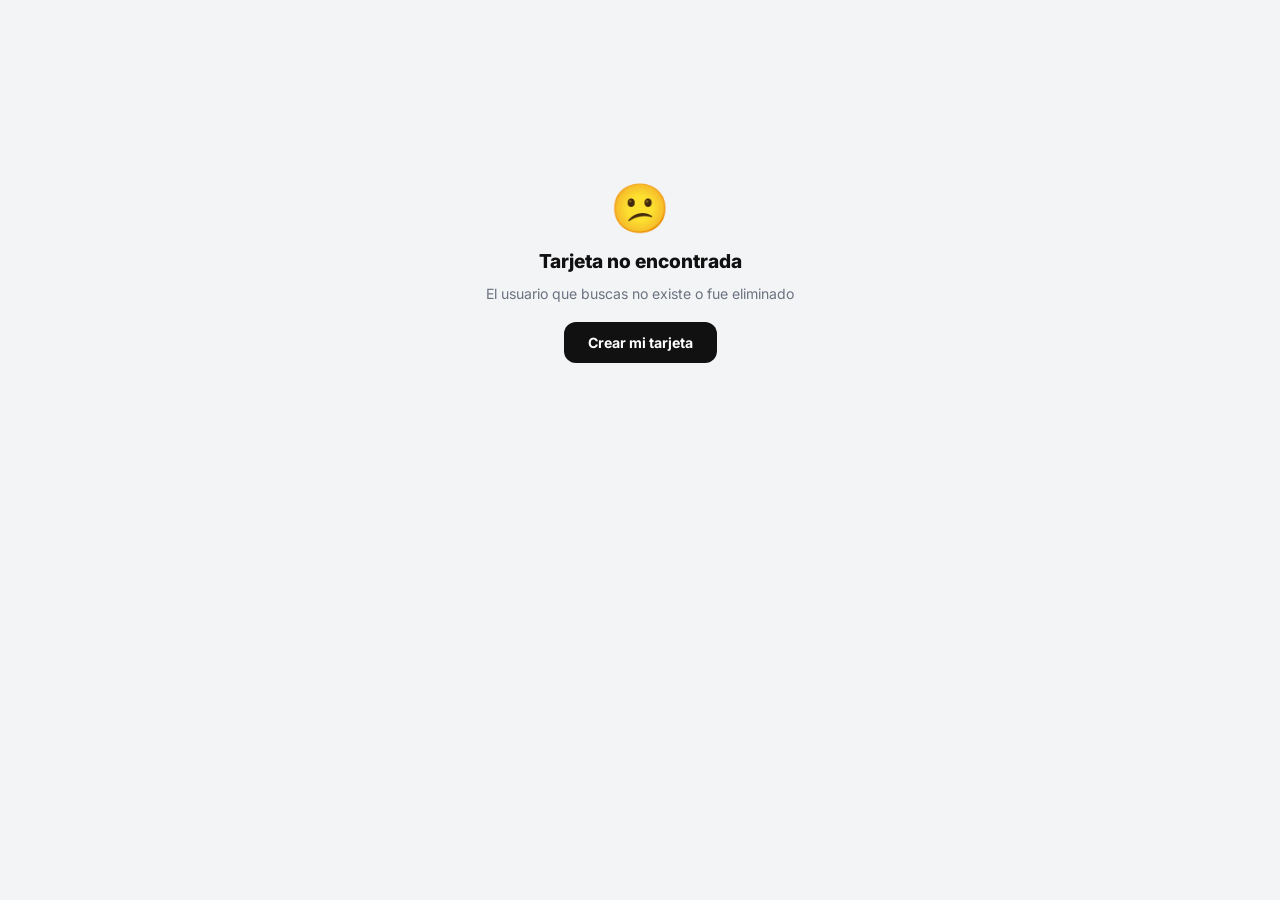
<file: card/index.html>
<!DOCTYPE html>
<html lang="es">
<head>
  <meta charset="UTF-8"/>
  <meta name="viewport" content="width=device-width, initial-scale=1.0"/>
  <title>CardLink</title>
  <link href="https://fonts.googleapis.com/css2?family=Inter:wght@400;500;600;700;800&display=swap" rel="stylesheet"/>
  <style>
    *, *::before, *::after { margin: 0; padding: 0; box-sizing: border-box; }

    body {
      font-family: 'Inter', sans-serif;
      background: #f3f4f6;
      min-height: 100vh;
      display: flex;
      flex-direction: column;
      align-items: center;
    }

    .cover {
      width: 100%;
      height: 160px;
      position: fixed;
      top: 0;
      left: 0;
      z-index: 0;
    }

    .page {
      width: 100%;
      max-width: 480px;
      padding: 0 16px 40px;
      position: relative;
      z-index: 1;
    }

    .profile-box {
      background: #fff;
      border-radius: 24px;
      padding: 0 24px 28px;
      text-align: center;
      margin-top: 100px;
      box-shadow: 0 4px 24px rgba(0,0,0,0.08);
    }

    .avatar {
      width: 90px;
      height: 90px;
      border-radius: 50%;
      border: 4px solid #fff;
      object-fit: cover;
      margin-top: -45px;
      margin-bottom: 14px;
      box-shadow: 0 4px 14px rgba(0,0,0,0.12);
    }

    .name {
      font-size: 1.4rem;
      font-weight: 800;
      color: #111;
      margin-bottom: 4px;
    }

    .role {
      font-size: 0.88rem;
      font-weight: 600;
      margin-bottom: 12px;
    }

    .bio {
      font-size: 0.85rem;
      color: #6b7280;
      line-height: 1.6;
    }

    .links-section {
      margin-top: 16px;
      display: flex;
      flex-direction: column;
      gap: 10px;
    }

    .link-btn {
      display: block;
      width: 100%;
      padding: 14px 20px;
      border-radius: 14px;
      font-weight: 700;
      font-size: 0.92rem;
      text-decoration: none;
      color: #fff;
      text-align: center;
      transition: transform 0.2s, opacity 0.2s;
      box-shadow: 0 2px 10px rgba(0,0,0,0.1);
    }

    .link-btn:active { transform: scale(0.97); opacity: 0.9; }

    .link-btn.whatsapp { background: #25d366; }
    .link-btn.website { background: #6c63ff; }
    .link-btn.instagram { background: linear-gradient(135deg, #f09433, #e6683c, #dc2743); }
    .link-btn.twitter { background: #000; }
    .link-btn.linkedin { background: #0077b5; }
    .link-btn.email { background: #374151; }
    .link-btn.custom { background: #6b7280; }

    .socials {
      display: flex;
      justify-content: center;
      gap: 10px;
      margin-top: 20px;
      flex-wrap: wrap;
    }

    .social-pill {
      padding: 8px 16px;
      border-radius: 50px;
      background: #f3f4f6;
      font-size: 0.78rem;
      font-weight: 700;
      color: #374151;
      text-decoration: none;
      transition: background 0.2s;
    }

    .social-pill:hover { background: #e5e7eb; }

    .brand {
      margin-top: 30px;
      text-align: center;
      font-size: 0.75rem;
      color: #9ca3af;
      font-weight: 500;
    }

    .brand a {
      color: #6c63ff;
      text-decoration: none;
      font-weight: 700;
    }

    /* LOADING */
    .loading {
      display: flex;
      flex-direction: column;
      align-items: center;
      justify-content: center;
      min-height: 60vh;
      gap: 16px;
      color: #9ca3af;
      font-size: 0.9rem;
    }

    .spinner {
      width: 32px;
      height: 32px;
      border: 3px solid #e5e7eb;
      border-top-color: #6c63ff;
      border-radius: 50%;
      animation: spin 0.8s linear infinite;
    }

    @keyframes spin { to { transform: rotate(360deg); } }

    .not-found {
      display: flex;
      flex-direction: column;
      align-items: center;
      justify-content: center;
      min-height: 60vh;
      text-align: center;
      gap: 12px;
    }

    .not-found h2 { font-size: 1.2rem; font-weight: 800; color: #111; }
    .not-found p { color: #6b7280; font-size: 0.88rem; }
    .not-found a {
      margin-top: 8px;
      background: #111;
      color: #fff;
      padding: 12px 24px;
      border-radius: 12px;
      text-decoration: none;
      font-weight: 700;
      font-size: 0.88rem;
    }
  </style>
</head>
<body>

<div id="app">
  <div class="loading">
    <div class="spinner"></div>
    <span>Cargando tarjeta...</span>
  </div>
</div>

<script>
  const SUPABASE_URL = 'https://lycezxiivraellfvbcch.supabase.co';
  const SUPABASE_KEY = 'eyJhbGciOiJIUzI1NiIsInR5cCI6IkpXVCJ9.eyJpc3MiOiJzdXBhYmFzZSIsInJlZiI6Imx5Y2V6eGlpdnJhZWxsZnZiY2NoIiwicm9sZSI6ImFub24iLCJpYXQiOjE3ODE2MTE0NjcsImV4cCI6MjA5NzE4NzQ2N30.VbdxGDA4zbV711HSP2jVCPogpU1kGAWyqF7lf0Evvc8';
  async function loadCard() {
    const path = window.location.pathname;
    const username = path.split('/').filter(Boolean).pop();

    if (!username || username === 'card') {
      showNotFound();
      return;
    }

    try {
      const res = await fetch(
        `${SUPABASE_URL}/rest/v1/cards?username=eq.${username}&select=*`,
        {
          headers: {
            'apikey': SUPABASE_KEY,
            'Authorization': `Bearer ${SUPABASE_KEY}`
          }
        }
      );

      const data = await res.json();

      if (!data || data.length === 0) {
        showNotFound();
        return;
      }

      renderCard(data[0]);

    } catch (err) {
      showNotFound();
    }
  }

  function renderCard(card) {
    const avatarSrc = card.avatar_url ||
      `https://ui-avatars.com/api/?name=${encodeURIComponent(card.name)}&background=6c63ff&color=fff&size=120`;

    // Meta tags dinámicos
    document.title = `${card.name} - CardLink`;

    // --- BUTTON STYLE ---
    const btnRadii = {
      rounded: '50px',
      soft:    '10px',
      square:  '0px',
      outline: '50px',
      shadow:  '10px',
      glass:   '10px'
    };
    const btnStyle = card.button_style || 'rounded';
    const btnRadius = btnRadii[btnStyle] || '50px';

    // Para outline y glass los botones tienen tratamiento especial
    const isOutline = btnStyle === 'outline';
    const isGlass   = btnStyle === 'glass';
    const hasShadow = btnStyle === 'shadow';

    function makeLinkStyle(bgColor) {
      if (isOutline) {
        return `style="border-radius:${btnRadius}; background:transparent; border:2px solid ${bgColor}; color:${bgColor};"`;
      }
      if (isGlass) {
        return `style="border-radius:${btnRadius}; background:${bgColor}33; backdrop-filter:blur(10px); color:#fff; border:1px solid ${bgColor}66;"`;
      }
      if (hasShadow) {
        return `style="border-radius:${btnRadius}; box-shadow:0 4px 14px ${bgColor}55;"`;
      }
      return `style="border-radius:${btnRadius};"`;
    }

    // --- BACKGROUND ---
    const p = card.primary_color   || '#6c63ff';
    const s = card.secondary_color || '#a855f7';
    const bgStyles = {
      white:    '#ffffff',
      light:    '#f3f4f6',
      dark:     '#111827',
      gradient: `linear-gradient(135deg, #f5f3ff, #ede9fe)`,
      mesh:     `radial-gradient(at 40% 20%, #ddd6fe 0px, transparent 50%),
                 radial-gradient(at 80% 0%,  #e0f2fe 0px, transparent 50%),
                 radial-gradient(at 0%  50%, #fce7f3 0px, transparent 50%), #f9fafb`,
      color:    card.bg_color || '#f9fafb'
    };
    const bgValue = bgStyles[card.bg_type] || bgStyles.light;
    const isDarkBg = card.bg_type === 'dark';

    // Apply body background
    document.body.style.background = bgValue;
    if (isDarkBg) document.body.style.color = '#fff';

    // --- LINKS HTML ---
    let linksHTML = '';

    if (card.whatsapp) {
      const num = card.whatsapp.replace(/\D/g, '');
      linksHTML += `<a href="https://wa.me/${num}" target="_blank" class="link-btn whatsapp" ${makeLinkStyle('#25d366')}>💬 WhatsApp</a>`;
    }
    if (card.website) {
      linksHTML += `<a href="${card.website}" target="_blank" class="link-btn website" ${makeLinkStyle(p)}>🌐 Sitio web</a>`;
    }
    if (card.instagram) {
      const ig = card.instagram.replace('@', '');
      linksHTML += `<a href="https://instagram.com/${ig}" target="_blank" class="link-btn instagram" ${makeLinkStyle('#e6683c')}>📸 Instagram</a>`;
    }
    if (card.email) {
      linksHTML += `<a href="mailto:${card.email}" class="link-btn email" ${makeLinkStyle('#374151')}>📧 ${card.email}</a>`;
    }
    if (card.linkedin) {
      linksHTML += `<a href="${card.linkedin}" target="_blank" class="link-btn linkedin" ${makeLinkStyle('#0077b5')}>💼 LinkedIn</a>`;
    }
    if (card.twitter) {
      const tw = card.twitter.replace('@', '');
      linksHTML += `<a href="https://twitter.com/${tw}" target="_blank" class="link-btn twitter" ${makeLinkStyle('#000')}>🐦 Twitter / X</a>`;
    }

    // Links personalizados
    if (card.custom_links && card.custom_links.length > 0) {
      card.custom_links.forEach(link => {
        if (link.label && link.url) {
          linksHTML += `<a href="${link.url}" target="_blank" class="link-btn custom" ${makeLinkStyle('#6b7280')}>🔗 ${link.label}</a>`;
        }
      });
    }

    document.getElementById('app').innerHTML = `
      <div class="cover" style="background: linear-gradient(135deg, ${p}, ${s})"></div>
      <div class="page">
        <div class="profile-box" style="${isDarkBg ? 'background:#1f2937; color:#fff;' : ''}">
          <img src="${avatarSrc}" class="avatar" alt="${card.name}"/>
          <h1 class="name" style="${isDarkBg ? 'color:#fff;' : ''}">${card.name}</h1>
          ${card.role ? `<p class="role" style="color:${p}">${card.role}</p>` : ''}
          ${card.bio ? `<p class="bio" style="${isDarkBg ? 'color:#9ca3af;' : ''}">${card.bio}</p>` : ''}
          <div class="links-section">
            ${linksHTML}
          </div>
        </div>
        <div class="brand" style="${isDarkBg ? 'color:#6b7280;' : ''}">
          Creado con <a href="/" style="color:${p}">CardLink</a>
        </div>
      </div>
    `;
  }

  function showNotFound() {
    document.getElementById('app').innerHTML = `
      <div class="not-found">
        <div style="font-size:3rem">😕</div>
        <h2>Tarjeta no encontrada</h2>
        <p>El usuario que buscas no existe o fue eliminado</p>
        <a href="/">Crear mi tarjeta</a>
      </div>
    `;
  }

  loadCard();
</script>

</body>
</html>
</file>
